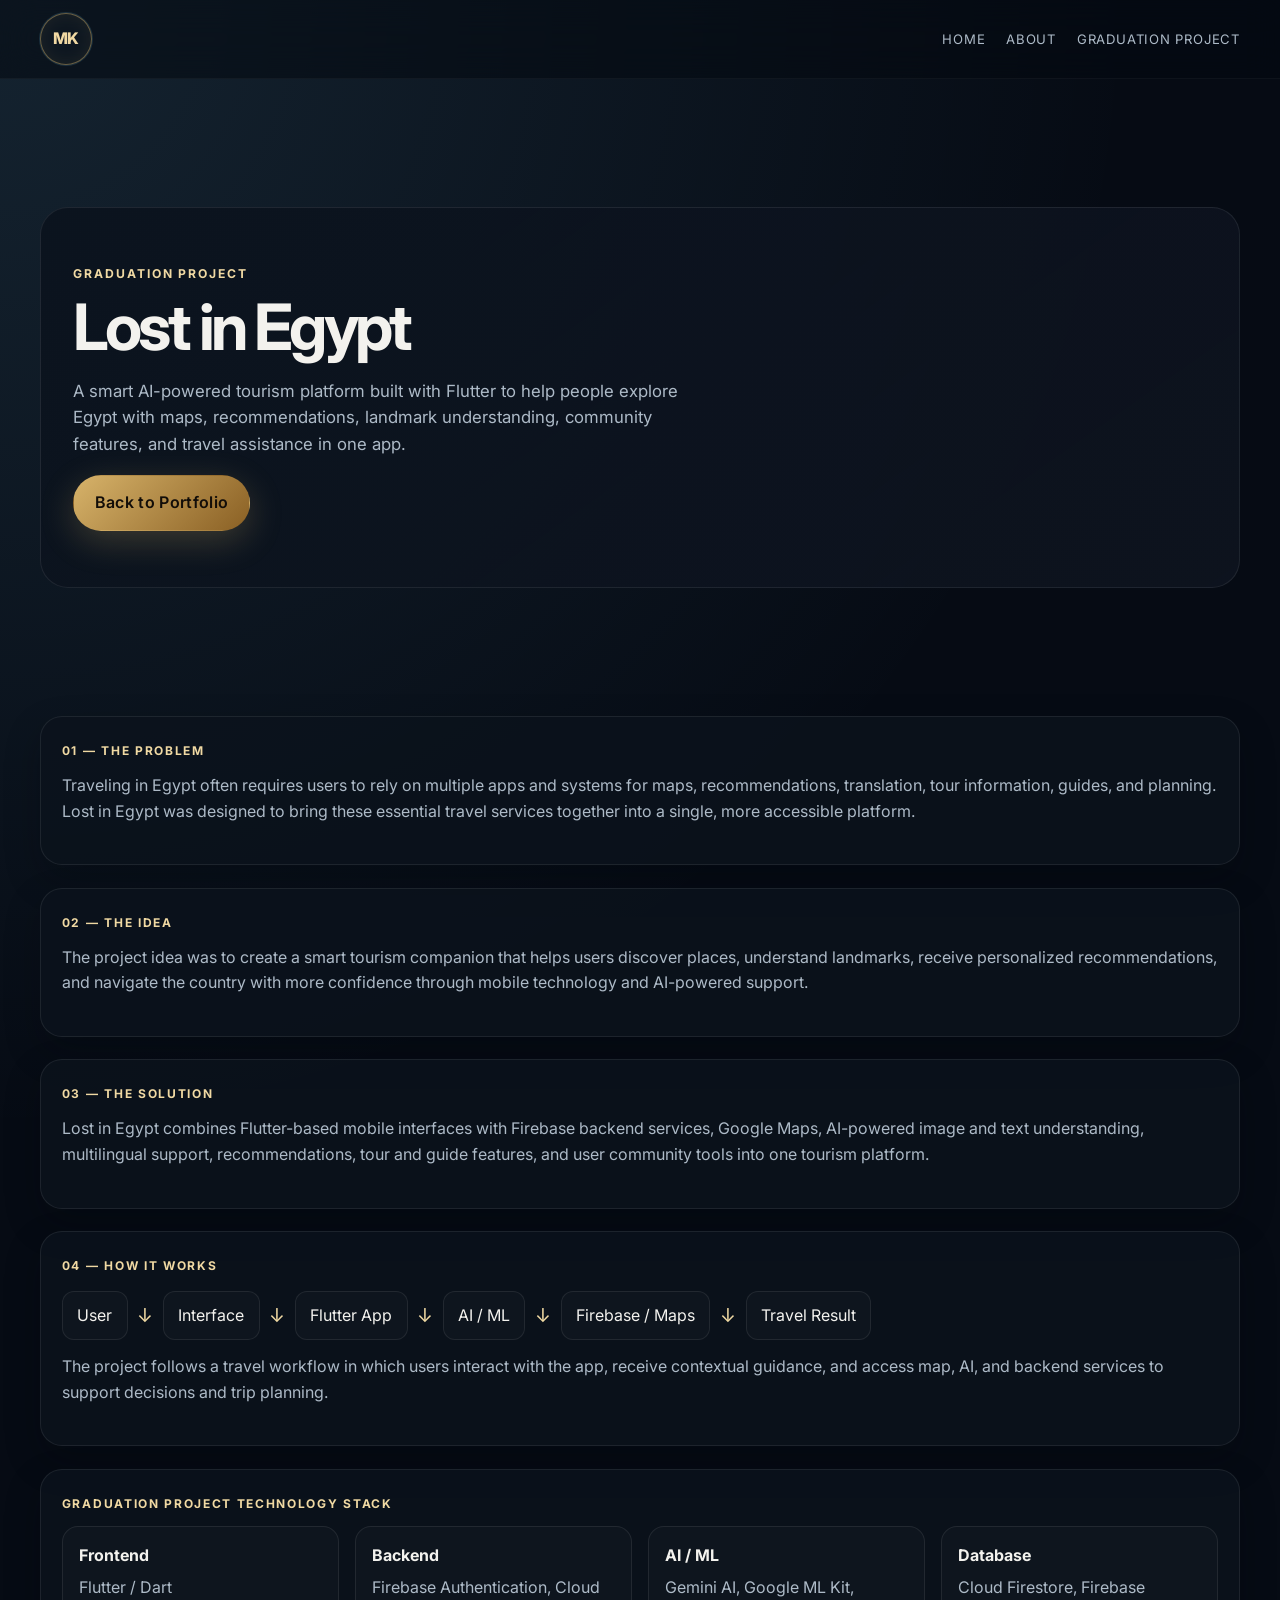
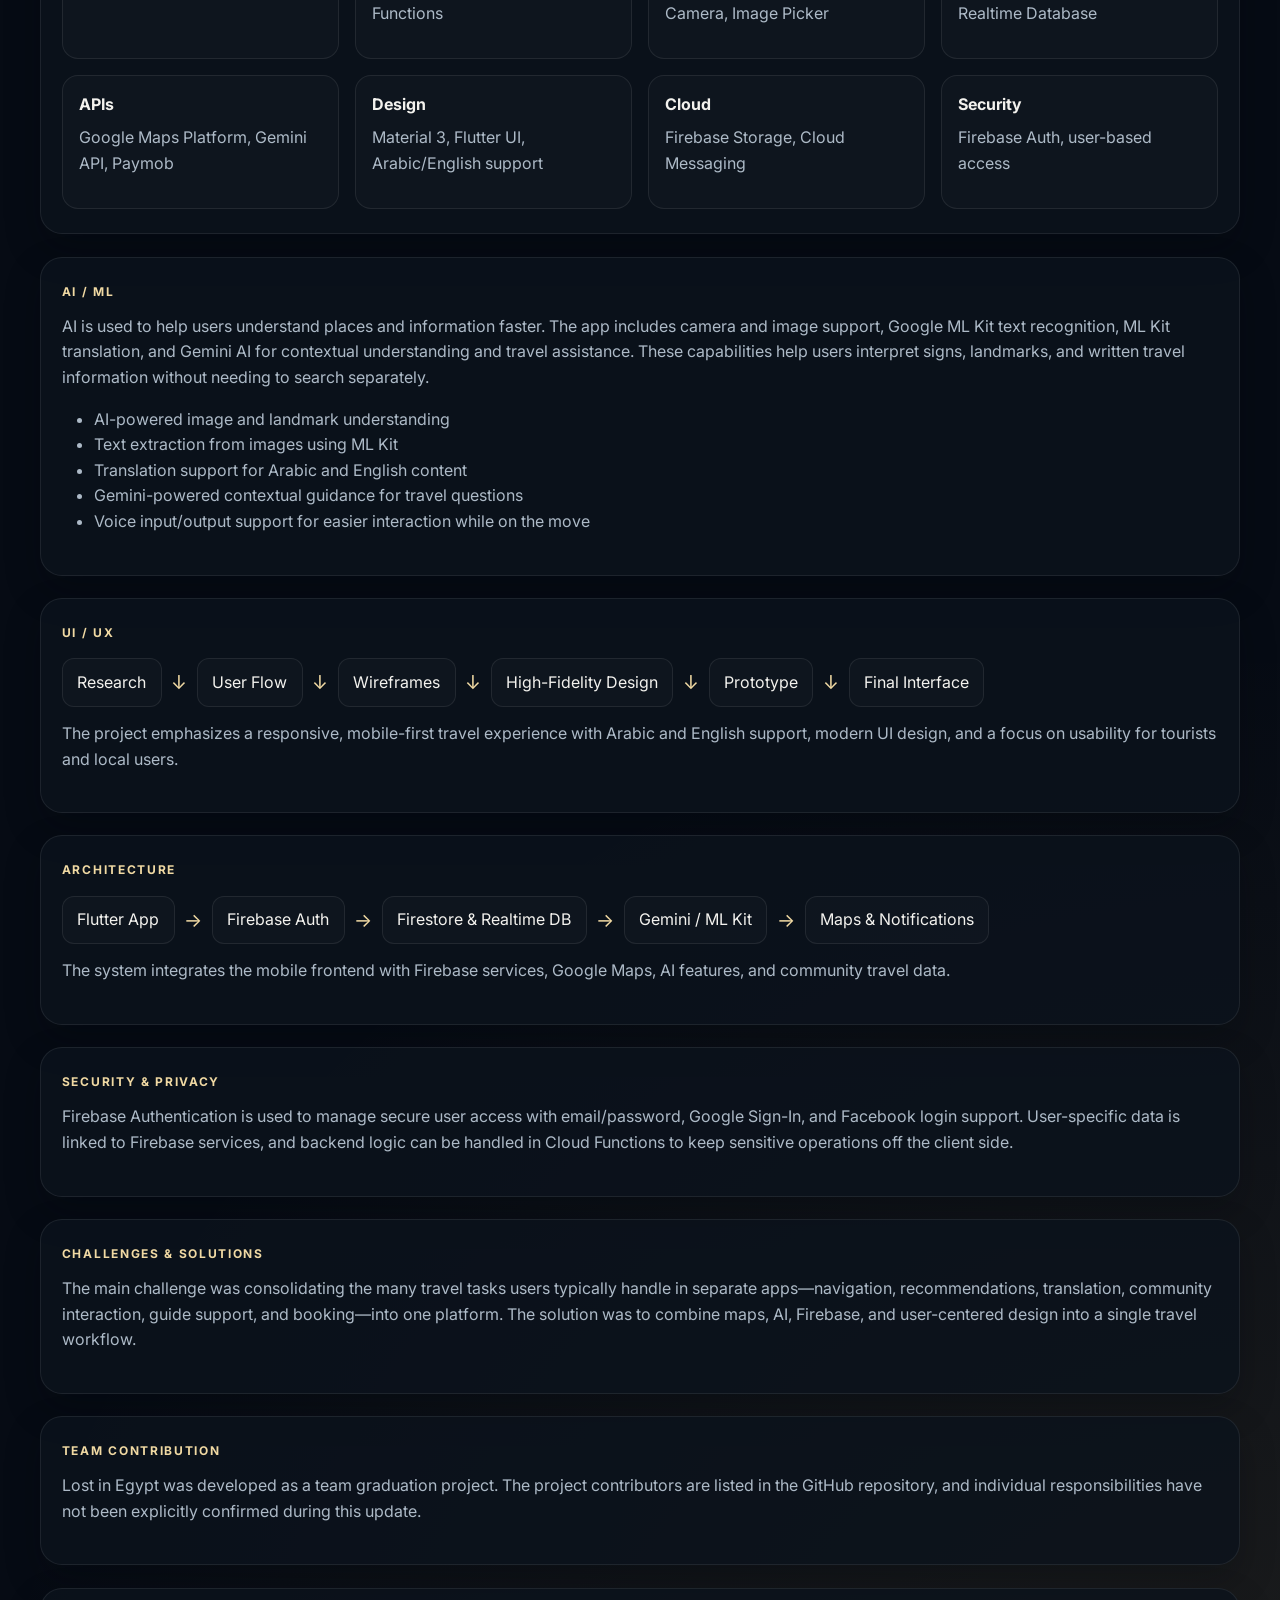
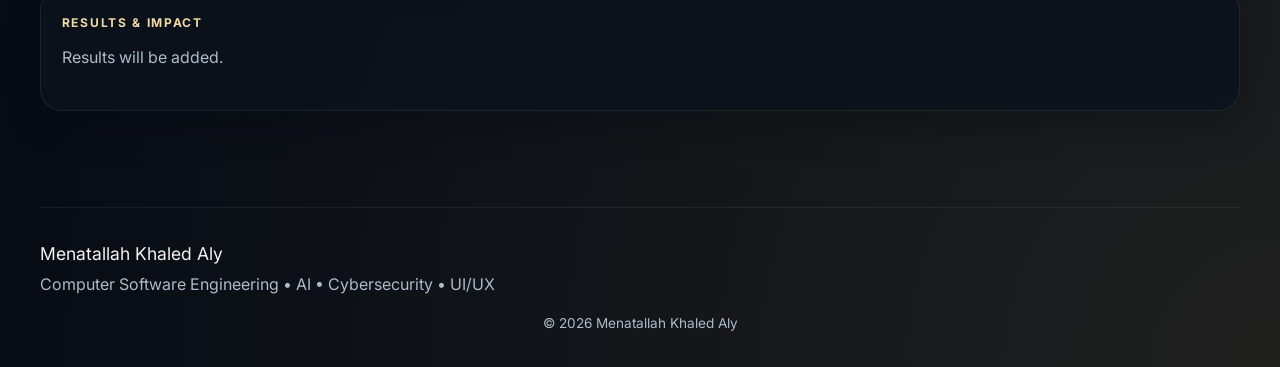
<file: case-study.html>
<!DOCTYPE html>
<html lang="en">
  <head>
    <meta charset="UTF-8" />
    <meta name="viewport" content="width=device-width, initial-scale=1.0" />
    <meta
      name="description"
      content="Graduation project case study placeholder for Menatallah Khaled Aly."
    />
    <title>Graduation Project Case Study | Menatallah Khaled Aly</title>
    <link rel="preconnect" href="https://fonts.googleapis.com" />
    <link rel="preconnect" href="https://fonts.gstatic.com" crossorigin />
    <link
      href="https://fonts.googleapis.com/css2?family=Inter:wght@400;500;600;700;800;900&display=swap"
      rel="stylesheet"
    />
    <link rel="stylesheet" href="styles.css" />
  </head>
  <body class="case-study-page">
    <header class="site-header">
      <nav class="navbar container" aria-label="Main navigation">
        <a class="brand" href="index.html" aria-label="Back to home">
          <span class="brand-mark">MK</span>
        </a>
        <div class="nav-panel">
          <ul class="nav-links">
            <li><a href="index.html#home">Home</a></li>
            <li><a href="index.html#about">About</a></li>
            <li><a href="index.html#graduation-project">Graduation Project</a></li>
          </ul>
        </div>
      </nav>
    </header>

    <main class="case-study-main">
      <section class="section project-hero-case">
        <div class="container hero-case-shell">
          <p class="section-tag">GRADUATION PROJECT</p>
          <h1>Lost in Egypt</h1>
          <p class="lead-case">
            A smart AI-powered tourism platform built with Flutter to help people explore
            Egypt with maps, recommendations, landmark understanding, community features,
            and travel assistance in one app.
          </p>
          <a class="button button-primary" href="index.html#graduation-project">Back to Portfolio</a>
        </div>
      </section>

      <section class="section case-study-content">
        <div class="container case-wrap">
          <article class="case-block">
            <p class="case-index">01 — THE PROBLEM</p>
            <p>
              Traveling in Egypt often requires users to rely on multiple apps and systems for maps,
              recommendations, translation, tour information, guides, and planning. Lost in Egypt was
              designed to bring these essential travel services together into a single, more accessible platform.
            </p>
          </article>

          <article class="case-block">
            <p class="case-index">02 — THE IDEA</p>
            <p>
              The project idea was to create a smart tourism companion that helps users discover places,
              understand landmarks, receive personalized recommendations, and navigate the country with more
              confidence through mobile technology and AI-powered support.
            </p>
          </article>

          <article class="case-block">
            <p class="case-index">03 — THE SOLUTION</p>
            <p>
              Lost in Egypt combines Flutter-based mobile interfaces with Firebase backend services, Google Maps,
              AI-powered image and text understanding, multilingual support, recommendations, tour and guide features,
              and user community tools into one tourism platform.
            </p>
          </article>

          <article class="case-block workflow-block">
            <p class="case-index">04 — HOW IT WORKS</p>
            <div class="workflow">
              <span>User</span>
              <span class="arrow">↓</span>
              <span>Interface</span>
              <span class="arrow">↓</span>
              <span>Flutter App</span>
              <span class="arrow">↓</span>
              <span>AI / ML</span>
              <span class="arrow">↓</span>
              <span>Firebase / Maps</span>
              <span class="arrow">↓</span>
              <span>Travel Result</span>
            </div>
            <p class="muted">
              The project follows a travel workflow in which users interact with the app, receive contextual guidance,
              and access map, AI, and backend services to support decisions and trip planning.
            </p>
          </article>

          <article class="case-block tech-stack-block">
            <p class="case-index">GRADUATION PROJECT TECHNOLOGY STACK</p>
            <div class="stack-grid">
              <div><h4>Frontend</h4><p>Flutter / Dart</p></div>
              <div><h4>Backend</h4><p>Firebase Authentication, Cloud Functions</p></div>
              <div><h4>AI / ML</h4><p>Gemini AI, Google ML Kit, Camera, Image Picker</p></div>
              <div><h4>Database</h4><p>Cloud Firestore, Firebase Realtime Database</p></div>
              <div><h4>APIs</h4><p>Google Maps Platform, Gemini API, Paymob</p></div>
              <div><h4>Design</h4><p>Material 3, Flutter UI, Arabic/English support</p></div>
              <div><h4>Cloud</h4><p>Firebase Storage, Cloud Messaging</p></div>
              <div><h4>Security</h4><p>Firebase Auth, user-based access</p></div>
            </div>
          </article>

          <article class="case-block">
            <p class="case-index">AI / ML</p>
            <p>
              AI is used to help users understand places and information faster. The app includes camera and image support,
              Google ML Kit text recognition, ML Kit translation, and Gemini AI for contextual understanding and travel assistance.
              These capabilities help users interpret signs, landmarks, and written travel information without needing to search separately.
            </p>
            <ul>
              <li>AI-powered image and landmark understanding</li>
              <li>Text extraction from images using ML Kit</li>
              <li>Translation support for Arabic and English content</li>
              <li>Gemini-powered contextual guidance for travel questions</li>
              <li>Voice input/output support for easier interaction while on the move</li>
            </ul>
          </article>

          <article class="case-block">
            <p class="case-index">UI / UX</p>
            <div class="ux-flow">
              <span>Research</span>
              <span class="arrow">↓</span>
              <span>User Flow</span>
              <span class="arrow">↓</span>
              <span>Wireframes</span>
              <span class="arrow">↓</span>
              <span>High-Fidelity Design</span>
              <span class="arrow">↓</span>
              <span>Prototype</span>
              <span class="arrow">↓</span>
              <span>Final Interface</span>
            </div>
            <p class="muted">
              The project emphasizes a responsive, mobile-first travel experience with Arabic and English support, modern UI design,
              and a focus on usability for tourists and local users.
            </p>
          </article>

          <article class="case-block">
            <p class="case-index">ARCHITECTURE</p>
            <div class="architecture-box">
              <span>Flutter App</span>
              <span class="arrow">→</span>
              <span>Firebase Auth</span>
              <span class="arrow">→</span>
              <span>Firestore &amp; Realtime DB</span>
              <span class="arrow">→</span>
              <span>Gemini / ML Kit</span>
              <span class="arrow">→</span>
              <span>Maps &amp; Notifications</span>
            </div>
            <p class="muted">
              The system integrates the mobile frontend with Firebase services, Google Maps, AI features, and community travel data.
            </p>
          </article>

          <article class="case-block">
            <p class="case-index">SECURITY &amp; PRIVACY</p>
            <p>
              Firebase Authentication is used to manage secure user access with email/password, Google Sign-In, and Facebook login support.
              User-specific data is linked to Firebase services, and backend logic can be handled in Cloud Functions to keep sensitive operations off the client side.
            </p>
          </article>

          <article class="case-block">
            <p class="case-index">CHALLENGES &amp; SOLUTIONS</p>
            <p>
              The main challenge was consolidating the many travel tasks users typically handle in separate apps—navigation, recommendations,
              translation, community interaction, guide support, and booking—into one platform. The solution was to combine maps, AI, Firebase,
              and user-centered design into a single travel workflow.
            </p>
          </article>

          <article class="case-block">
            <p class="case-index">TEAM CONTRIBUTION</p>
            <p>
              Lost in Egypt was developed as a team graduation project. The project contributors are listed in the GitHub repository,
              and individual responsibilities have not been explicitly confirmed during this update.
            </p>
          </article>

          <article class="case-block">
            <p class="case-index">RESULTS &amp; IMPACT</p>
            <p>Results will be added.</p>
          </article>
        </div>
      </section>
    </main>

    <footer class="site-footer">
      <div class="container footer-layout">
        <div>
          <p class="footer-name">Menatallah Khaled Aly</p>
          <p class="footer-tagline">Computer Software Engineering • AI • Cybersecurity • UI/UX</p>
        </div>
      </div>
      <p class="copyright">© 2026 Menatallah Khaled Aly</p>
    </footer>
  </body>
</html>
</file>
<file: styles.css>
:root {
  --bg: #060b14;
  --bg-soft: #0e1727;
  --panel: rgba(11, 17, 29, 0.82);
  --panel-strong: rgba(15, 22, 34, 0.95);
  --text: #f3f2ee;
  --muted: #adbac7;
  --line: rgba(214, 196, 153, 0.26);
  --gold: #d7b36a;
  --gold-soft: #f0d9a3;
  --cyan: #7dd3fc;
  --blue: #3b82f6;
  --shadow: rgba(12, 18, 29, 0.68);
  --success: #a6f3c7;
  --max: 1200px;
}

* {
  box-sizing: border-box;
}

html {
  scroll-behavior: smooth;
}

body {
  margin: 0;
  font-family: "Inter", sans-serif;
  background:
    radial-gradient(circle at top left, rgba(125, 211, 252, 0.12), transparent 30%),
    radial-gradient(circle at bottom right, rgba(215, 179, 106, 0.12), transparent 35%),
    var(--bg);
  color: var(--text);
  line-height: 1.6;
  min-height: 100vh;
}

img {
  max-width: 100%;
  display: block;
}

a {
  color: inherit;
  text-decoration: none;
}

button,
input,
textarea {
  font: inherit;
}

.container {
  width: min(var(--max), calc(100% - 2rem));
  margin: 0 auto;
}

.section {
  padding: 6rem 0;
  position: relative;
}

.section-tag {
  margin: 0 0 0.8rem 0;
  color: var(--gold-soft);
  text-transform: uppercase;
  letter-spacing: 0.16em;
  font-size: 0.76rem;
  font-weight: 700;
}

h1, h2, h3, h4, p {
  margin-top: 0;
}

h1 {
  font-size: clamp(2.6rem, 5vw, 5.2rem);
  line-height: 0.97;
  letter-spacing: -0.06em;
  margin-bottom: 1.2rem;
}

h2 {
  font-size: clamp(1.05rem, 2vw, 1.6rem);
  color: var(--muted);
  font-weight: 500;
}

h3 {
  font-size: clamp(2rem, 2.8vw, 3rem);
  line-height: 1.1;
  letter-spacing: -0.05em;
  margin-bottom: 1.1rem;
}

p {
  color: var(--muted);
}

.page-shell {
  position: fixed;
  inset: 0;
  pointer-events: none;
  background-image:
    linear-gradient(rgba(255, 255, 255, 0.02) 1px, transparent 1px),
    linear-gradient(90deg, rgba(255, 255, 255, 0.02) 1px, transparent 1px);
  background-size: 32px 32px;
  mask-image: radial-gradient(circle at center, black 45%, transparent 100%);
}

.site-header {
  position: sticky;
  top: 0;
  z-index: 100;
  backdrop-filter: blur(18px);
  background: rgba(5, 10, 18, 0.55);
  border-bottom: 1px solid rgba(255, 255, 255, 0.04);
}

.navbar {
  display: flex;
  align-items: center;
  justify-content: space-between;
  min-height: 78px;
  position: relative;
}

.brand {
  display: inline-flex;
  align-items: center;
  justify-content: center;
  width: 52px;
  height: 52px;
  border: 1px solid rgba(215, 179, 106, 0.45);
  border-radius: 50%;
  background: rgba(255, 255, 255, 0.02);
  box-shadow: 0 0 0 1px rgba(125, 211, 252, 0.15), inset 0 0 18px rgba(215, 179, 106, 0.08);
}

.brand-mark {
  font-weight: 800;
  letter-spacing: -0.06em;
  color: var(--gold-soft);
}

.nav-panel {
  display: flex;
  align-items: center;
}

.nav-links {
  display: flex;
  align-items: center;
  gap: 1.3rem;
  list-style: none;
  padding: 0;
  margin: 0;
}

.nav-links a {
  color: var(--muted);
  font-size: 0.82rem;
  letter-spacing: 0.06em;
  text-transform: uppercase;
  transition: color 0.3s ease;
}

.nav-links a:hover,
.nav-links a:focus-visible {
  color: var(--text);
}

.nav-toggle {
  display: none;
  background: transparent;
  border: 1px solid rgba(255,255,255,0.12);
  border-radius: 10px;
  width: 46px;
  height: 46px;
  padding: 0.7rem 0.6rem;
  cursor: pointer;
}

.nav-toggle span {
  display: block;
  width: 100%;
  height: 2px;
  background: var(--text);
  margin: 5px 0;
  transition: transform 0.3s ease, opacity 0.3s ease;
}

.hero {
  padding-top: 5rem;
  min-height: calc(100vh - 76px);
  display: flex;
  align-items: center;
}

.hero-layout {
  display: grid;
  grid-template-columns: 1.1fr 0.9fr;
  align-items: center;
  gap: 3rem;
}

.hero-copy {
  max-width: 700px;
}

.eyebrow {
  color: var(--gold-soft);
  letter-spacing: 0.22em;
  text-transform: uppercase;
  font-size: 0.75rem;
  font-weight: 700;
  margin-bottom: 1rem;
}

.display-block {
  display: block;
}

.lead {
  max-width: 640px;
  font-size: 1.05rem;
  margin-top: 1.5rem;
  color: var(--muted);
}

.hero-actions {
  display: flex;
  gap: 1rem;
  flex-wrap: wrap;
  margin-top: 2rem;
}

.button {
  display: inline-flex;
  align-items: center;
  justify-content: center;
  min-height: 52px;
  padding: 0.9rem 1.3rem;
  border-radius: 999px;
  border: 1px solid transparent;
  font-weight: 600;
  letter-spacing: 0.02em;
  transition: transform 0.2s ease, box-shadow 0.2s ease, border-color 0.2s ease;
}

.button:hover,
.button:focus-visible {
  transform: translateY(-2px);
}

.button-primary {
  background: linear-gradient(135deg, rgba(215, 179, 106, 1), rgba(138, 96, 36, 1));
  color: #120d08;
  box-shadow: 0 10px 35px rgba(215, 179, 106, 0.24);
}

.button-secondary {
  background: rgba(255,255,255,0.02);
  color: var(--text);
  border-color: rgba(255,255,255,0.12);
}

.scroll-indicator {
  margin-top: 2.2rem;
  display: inline-flex;
  align-items: center;
  gap: 0.7rem;
  color: var(--muted);
  text-transform: uppercase;
  letter-spacing: 0.14em;
  font-size: 0.7rem;
}

.arrow {
  font-size: 1.2rem;
  color: var(--gold-soft);
}

.hero-visual {
  position: relative;
  height: 560px;
  display: grid;
  place-items: center;
}

.orb {
  position: absolute;
  border-radius: 50%;
  filter: blur(10px);
}

.orb-one {
  width: 220px;
  height: 220px;
  background: radial-gradient(circle, rgba(125, 211, 252, 0.35), transparent 62%);
  top: 22%;
  left: 20%;
}

.orb-two {
  width: 260px;
  height: 260px;
  background: radial-gradient(circle, rgba(215, 179, 106, 0.2), transparent 60%);
  right: 15%;
  bottom: 15%;
}

.network-grid {
  position: absolute;
  inset: 8% 12%;
  border-radius: 28px;
  background: rgba(10, 16, 25, 0.7);
  border: 1px solid rgba(255,255,255,0.05);
  box-shadow: inset 0 0 30px rgba(125, 211, 252, 0.05), 0 20px 70px rgba(5,10,16,0.55);
  overflow: hidden;
}

.network-grid::before {
  content: "";
  position: absolute;
  inset: 0;
  background:
    linear-gradient(rgba(255,255,255,0.05) 1px, transparent 1px),
    linear-gradient(90deg, rgba(255,255,255,0.05) 1px, transparent 1px);
  background-size: 32px 32px;
}

.network-grid span {
  position: absolute;
  width: 10px;
  height: 10px;
  border-radius: 50%;
  background: rgba(125,211,252, 0.7);
  box-shadow: 0 0 12px rgba(125,211,252,0.8);
}

.network-grid span:nth-child(1) { left: 18%; top: 20%; }
.network-grid span:nth-child(2) { left: 35%; top: 35%; }
.network-grid span:nth-child(3) { left: 52%; top: 25%; }
.network-grid span:nth-child(4) { left: 70%; top: 38%; }
.network-grid span:nth-child(5) { left: 62%; top: 58%; }
.network-grid span:nth-child(6) { left: 45%; top: 70%; }
.network-grid span:nth-child(7) { left: 28%; top: 62%; }
.network-grid span:nth-child(8) { left: 14%; top: 48%; }
.network-grid span:nth-child(9) { left: 76%; top: 18%; }
.network-grid span:nth-child(10) { left: 82%; top: 56%; }
.network-grid span:nth-child(11) { left: 58%; top: 80%; }
.network-grid span:nth-child(12) { left: 38%; top: 84%; }
.network-grid span:nth-child(13) { left: 18%; top: 78%; }
.network-grid span:nth-child(14) { left: 88%; top: 74%; }
.network-grid span:nth-child(15) { left: 66%; top: 12%; }

.network-grid::after {
  content: "";
  position: absolute;
  inset: 10% 14%;
  border-radius: 50%;
  border: 1px solid rgba(255,255,255,0.06);
  background: transparent;
  transform: rotate(-18deg);
}

.data-card {
  position: absolute;
  min-width: 160px;
  padding: 0.8rem 1rem;
  border: 1px solid rgba(215, 179, 106, 0.28);
  border-radius: 16px;
  background: rgba(7, 12, 20, 0.7);
  backdrop-filter: blur(10px);
  box-shadow: 0 0 25px rgba(18, 28, 42, 0.8);
}

.data-card-top {
  top: 18%;
  right: 12%;
}

.data-card-bottom {
  bottom: 15%;
  left: 12%;
}

.label {
  display: block;
  color: var(--gold-soft);
  font-size: 0.68rem;
  letter-spacing: 0.12em;
  text-transform: uppercase;
  margin-bottom: 0.35rem;
}

.data-card strong {
  color: var(--text);
  font-size: 1rem;
}

.signal {
  position: absolute;
  border-radius: 30px;
  border: 1px solid rgba(125, 211, 252, 0.36);
  background: rgba(125, 211, 252, 0.04);
}

.signal-a {
  width: 140px;
  height: 2px;
  left: 25%;
  top: 45%;
  transform: rotate(35deg);
}

.signal-b {
  width: 120px;
  height: 2px;
  right: 24%;
  bottom: 39%;
  transform: rotate(-26deg);
}

.signal-c {
  width: 160px;
  height: 2px;
  left: 50%;
  bottom: 30%;
  transform: translateX(-50%) rotate(3deg);
}

.monogram-panel {
  position: absolute;
  width: 150px;
  height: 150px;
  display: grid;
  place-items: center;
  border-radius: 30px;
  border: 1px solid rgba(255,255,255,0.1);
  background: rgba(11, 16, 24, 0.8);
  box-shadow: 0 20px 45px rgba(7, 10, 18, 0.55);
  font-size: clamp(2.6rem, 4vw, 3.6rem);
  font-weight: 800;
  letter-spacing: -0.08em;
  color: var(--gold-soft);
}

.about-layout {
  display: grid;
  grid-template-columns: 0.9fr 1.1fr;
  gap: 3rem;
  align-items: center;
}

.about-card {
  position: relative;
  min-height: 440px;
  display: grid;
  place-items: center;
  border-radius: 32px;
  background: linear-gradient(145deg, rgba(9, 14, 22, 0.97), rgba(20, 27, 42, 0.82));
  border: 1px solid rgba(255,255,255,0.08);
  box-shadow: 0 20px 50px rgba(2,7,15,0.45);
  overflow: hidden;
}

.about-card::before {
  content: "";
  position: absolute;
  inset: 0;
  background: linear-gradient(120deg, rgba(125,211,252,0.15), transparent 40%, rgba(215,179,106,0.12));
}

.monogram-circle {
  position: relative;
  z-index: 2;
  width: 200px;
  height: 200px;
  border-radius: 50%;
  display: grid;
  place-items: center;
  border: 1px solid rgba(215,179,106,0.4);
  background: rgba(10,15,25,0.78);
  box-shadow: inset 0 0 35px rgba(215,179,106,0.09);
  font-size: clamp(3rem, 4vw, 4rem);
  font-weight: 800;
  color: var(--gold-soft);
}

.mini-lines {
  position: absolute;
  inset: 15% 18% auto auto;
  width: 120px;
  height: 120px;
  border: 1px solid rgba(125,211,252,0.32);
  border-radius: 18px;
  transform: rotate(18deg);
  z-index: 1;
}

.about-list {
  list-style: none;
  padding: 0;
  margin: 1.4rem 0 0;
  display: grid;
  grid-template-columns: repeat(2, minmax(140px, 1fr));
  gap: 0.8rem 1rem;
}

.about-list li {
  color: var(--text);
  position: relative;
  padding-left: 1rem;
}

.about-list li::before {
  content: "";
  position: absolute;
  left: 0;
  top: 0.7rem;
  width: 8px;
  height: 8px;
  border-radius: 50%;
  background: linear-gradient(135deg, var(--gold), var(--cyan));
}

.highlights-grid {
  display: grid;
  grid-template-columns: repeat(4, minmax(0, 1fr));
  gap: 1.5rem;
  margin-top: 2rem;
}

.highlight-card,
.skill-card,
.education-card,
.training-panel,
.project-card,
.case-summary,
.case-block,
.contact-form {
  background: rgba(12, 19, 29, 0.82);
  border: 1px solid rgba(255,255,255,0.08);
  border-radius: 22px;
  box-shadow: 0 15px 35px rgba(2, 6, 12, 0.25);
}

.highlight-card {
  padding: 1.6rem 1.4rem;
  transition: transform 0.25s ease, border-color 0.25s ease;
}

.highlight-card:hover {
  transform: translateY(-8px);
  border-color: rgba(215, 179, 106, 0.35);
}

.icon-wrap {
  display: inline-flex;
  align-items: center;
  justify-content: center;
  width: 58px;
  height: 58px;
  border-radius: 16px;
  background: linear-gradient(135deg, rgba(125,211,252,0.18), rgba(215,179,106,0.12));
  border: 1px solid rgba(125,211,252,0.22);
  color: var(--gold-soft);
  font-weight: 700;
  margin-bottom: 1rem;
}

.highlight-card h4 {
  margin-bottom: 0.4rem;
  font-size: 1.2rem;
}

.skills-grid {
  display: grid;
  grid-template-columns: repeat(3, minmax(0, 1fr));
  gap: 1.5rem;
  margin-top: 2rem;
}

.skill-card {
  padding: 1.5rem 1.35rem;
}

.skill-card h4 {
  margin-bottom: 1rem;
  font-size: 1.15rem;
}

.skill-card ul {
  list-style: none;
  padding: 0;
  margin: 0;
  display: flex;
  flex-wrap: wrap;
  gap: 0.55rem;
}

.skill-card li {
  background: rgba(255,255,255,0.02);
  border: 1px solid rgba(255,255,255,0.08);
  border-radius: 999px;
  padding: 0.45rem 0.7rem;
  color: var(--text);
  font-size: 0.82rem;
}

.section-heading {
  margin-bottom: 2rem;
}

.timeline {
  position: relative;
  display: grid;
  gap: 1.5rem;
  margin-top: 2rem;
}

.timeline::before {
  content: "";
  position: absolute;
  left: 11px;
  top: 0;
  bottom: 0;
  width: 2px;
  background: linear-gradient(180deg, rgba(215,179,106,0.55), rgba(125,211,252,0.1));
}

.timeline-item {
  position: relative;
  display: grid;
  grid-template-columns: 24px 1fr;
  gap: 1.2rem;
  align-items: start;
}

.timeline-dot {
  position: relative;
  z-index: 2;
  width: 24px;
  height: 24px;
  border-radius: 50%;
  background: linear-gradient(135deg, var(--gold), var(--cyan));
  box-shadow: 0 0 0 5px rgba(12, 18, 29, 0.9);
  margin-top: 0.65rem;
}

.timeline-content {
  background: rgba(10, 16, 26, 0.75);
  border: 1px solid rgba(255,255,255,0.06);
  border-radius: 22px;
  padding: 1.4rem 1.25rem;
}

.timeline-role {
  font-size: 1.12rem;
  color: var(--text);
  margin-bottom: 0.2rem;
  font-weight: 700;
}

.timeline-org {
  font-size: 1rem;
  color: var(--gold-soft);
  margin-bottom: 0.2rem;
}

.timeline-year {
  color: var(--muted);
  font-size: 0.82rem;
  letter-spacing: 0.08em;
  text-transform: uppercase;
  margin-bottom: 0.8rem;
}

.timeline-content ul {
  padding-left: 1.1rem;
  margin: 0;
  color: var(--muted);
}

.featured-shell {
  display: grid;
  grid-template-columns: 1fr 0.95fr;
  gap: 2rem;
  align-items: stretch;
  padding: 2rem;
  border-radius: 28px;
  background: linear-gradient(145deg, rgba(11, 18, 29, 0.9), rgba(20, 27, 38, 0.8));
  border: 1px solid rgba(255,255,255,0.08);
  box-shadow: 0 24px 80px rgba(1, 17, 27, 0.5);
}

.project-summary {
  font-size: 1.04rem;
  max-width: 60ch;
}

.featured-visual {
  display: grid;
  place-items: center;
}

.project-preview-box {
  width: min(100%, 430px);
  min-height: 290px;
  border-radius: 24px;
  border: 1px dashed rgba(195, 204, 214, 0.35);
  background: rgba(255,255,255,0.02);
  display: grid;
  place-items: center;
  text-align: center;
  color: var(--gold-soft);
  letter-spacing: 0.12em;
  text-transform: uppercase;
  font-weight: 700;
}

.project-preview-image {
  padding: 1.2rem;
  background: linear-gradient(145deg, rgba(12, 20, 32, 0.9), rgba(21, 30, 42, 0.8));
  border-style: solid;
}

.project-preview-image img {
  width: min(100%, 250px);
  object-fit: contain;
  filter: drop-shadow(0 12px 35px rgba(7, 16, 24, 0.65));
}

.project-preview-box small {
  display: block;
  letter-spacing: 0.08em;
  color: var(--muted);
  margin-top: 0.8rem;
}

.case-grid {
  display: grid;
  grid-template-columns: 0.9fr 1.1fr;
  gap: 1.8rem;
}

.case-summary,
.case-block {
  padding: 1.5rem 1.3rem;
}

.case-summary h4,
.case-block h4 {
  margin-bottom: 0.7rem;
}

.case-summary ul,
.case-block ul {
  margin: 0 0 1rem 1rem;
  color: var(--muted);
  padding-left: 1rem;
}

.placeholder-frame-stack {
  display: grid;
  gap: 1rem;
}

.placeholder-frame {
  min-height: 150px;
  border-radius: 20px;
  border: 1px solid rgba(255,255,255,0.08);
  background: linear-gradient(145deg, rgba(255,255,255,0.02), rgba(12,19,29,0.84));
  display: grid;
  place-items: center;
  text-transform: uppercase;
  letter-spacing: 0.14em;
  font-size: 0.75rem;
  color: var(--gold-soft);
}

.project-grid {
  display: grid;
  grid-template-columns: repeat(3, minmax(0, 1fr));
  gap: 1.4rem;
}

.project-card {
  overflow: hidden;
  transition: transform 0.25s ease;
}

.project-card:hover {
  transform: translateY(-8px);
}

.project-cover {
  min-height: 180px;
  display: flex;
  align-items: end;
  padding: 1.2rem;
  color: var(--text);
  font-weight: 700;
  letter-spacing: 0.1em;
  text-transform: uppercase;
  font-size: 0.72rem;
  border-bottom: 1px solid rgba(255,255,255,0.06);
}

.cover-ai { background: linear-gradient(135deg, rgba(59,130,246,0.24), rgba(7,16,24,0.9)); }
.cover-cyber { background: linear-gradient(135deg, rgba(215,179,106,0.2), rgba(7,16,24,0.9)); }
.cover-network { background: linear-gradient(135deg, rgba(125,211,252,0.18), rgba(7,16,24,0.9)); }
.cover-vision { background: linear-gradient(135deg, rgba(88, 166, 161, 0.16), rgba(7,16,24,0.9)); }
.cover-ux { background: linear-gradient(135deg, rgba(199, 122, 214, 0.18), rgba(7,16,24,0.9)); }
.cover-software { background: linear-gradient(135deg, rgba(179, 141, 90, 0.18), rgba(7,16,24,0.9)); }

.project-body {
  padding: 1.25rem 1.1rem 1.4rem;
}

.project-body h4 {
  margin-bottom: 0.5rem;
}

.education-card,
.training-panel {
  padding: 1.7rem 1.5rem;
}

.degree {
  color: var(--text);
  font-size: 1.15rem;
  margin-bottom: 0.3rem;
}

.duration {
  color: var(--gold-soft);
  margin-bottom: 1rem;
}

.training-layout {
  display: grid;
  grid-template-columns: repeat(2, minmax(0, 1fr));
  gap: 1.5rem;
}

.training-panel ul {
  padding-left: 1.2rem;
  color: var(--muted);
  margin: 0;
}

.narrow {
  max-width: 700px;
}

.language-list {
  display: grid;
  grid-template-columns: repeat(2, minmax(0, 1fr));
  gap: 1rem;
  margin-top: 1rem;
}

.language-list div {
  display: flex;
  align-items: center;
  justify-content: space-between;
  gap: 1rem;
  padding: 1.1rem 1.2rem;
  border-radius: 18px;
  border: 1px solid rgba(255,255,255,0.08);
  background: rgba(12,19,29,0.8);
}

.contact-layout {
  display: grid;
  grid-template-columns: 0.9fr 1.1fr;
  gap: 2rem;
  align-items: start;
}

.contact-list {
  list-style: none;
  padding: 0;
  margin: 1.6rem 0 0;
  display: grid;
  gap: 1rem;
}

.contact-list li {
  display: flex;
  flex-direction: column;
  gap: 0.2rem;
  color: var(--muted);
}

.contact-list span:first-child {
  color: var(--gold-soft);
  font-size: 0.74rem;
  letter-spacing: 0.12em;
  text-transform: uppercase;
}

.contact-form {
  padding: 1.4rem;
  display: grid;
  gap: 1rem;
}

.contact-form label {
  display: grid;
  gap: 0.45rem;
}

.contact-form span {
  color: var(--text);
  font-size: 0.84rem;
}

.contact-form input,
.contact-form textarea {
  width: 100%;
  border: 1px solid rgba(255,255,255,0.08);
  background: rgba(4, 8, 15, 0.7);
  color: var(--text);
  border-radius: 14px;
  padding: 0.9rem 1rem;
}

.contact-form input:focus,
.contact-form textarea:focus {
  outline: 2px solid rgba(125,211,252,0.24);
  border-color: rgba(125,211,252,0.46);
}

.footer-layout {
  display: flex;
  align-items: center;
  justify-content: space-between;
  gap: 1.5rem;
  padding-top: 2rem;
  border-top: 1px solid rgba(255,255,255,0.06);
}

.footer-name {
  color: var(--text);
  font-size: 1.1rem;
  margin-bottom: 0.2rem;
}

.footer-tagline {
  margin: 0;
  color: var(--muted);
}

.footer-links {
  display: flex;
  gap: 1rem;
}

.copyright {
  text-align: center;
  padding: 1rem 0 2rem;
  margin: 0;
  color: var(--muted);
  font-size: 0.85rem;
}

.case-study-page .site-header {
  position: sticky;
}

.case-study-main {
  padding-top: 2rem;
}

.project-hero-case {
  padding-bottom: 2rem;
}

.hero-case-shell {
  padding: 3.5rem 2rem;
  background: linear-gradient(145deg, rgba(11, 18, 29, 0.9), rgba(15, 21, 33, 0.8));
  border: 1px solid rgba(255,255,255,0.08);
  border-radius: 28px;
}

.lead-case {
  max-width: 55ch;
  font-size: 1.05rem;
}

.case-wrap {
  display: grid;
  gap: 1.4rem;
}

.case-index {
  margin-bottom: 0.8rem;
  color: var(--gold-soft);
  letter-spacing: 0.14em;
  text-transform: uppercase;
  font-size: 0.75rem;
  font-weight: 700;
}

.workflow,
.ux-flow,
.architecture-box {
  display: flex;
  flex-wrap: wrap;
  align-items: center;
  gap: 0.6rem;
  margin-top: 1rem;
}

.workflow span,
.ux-flow span,
.architecture-box span {
  display: inline-flex;
  align-items: center;
  justify-content: center;
  min-height: 46px;
  padding: 0.65rem 0.9rem;
  border-radius: 12px;
  border: 1px solid rgba(255,255,255,0.08);
  background: rgba(255,255,255,0.02);
}

.workflow .arrow,
.ux-flow .arrow,
.architecture-box .arrow {
  border: none;
  background: transparent;
  min-height: auto;
  padding: 0;
  font-size: 1.2rem;
  color: var(--gold-soft);
}

.stack-grid {
  display: grid;
  grid-template-columns: repeat(4, minmax(0, 1fr));
  gap: 1rem;
}

.stack-grid div {
  padding: 1rem;
  border-radius: 16px;
  border: 1px solid rgba(255,255,255,0.08);
  background: rgba(255,255,255,0.02);
}

.stack-grid h4 {
  margin-bottom: 0.45rem;
  color: var(--text);
}

.muted {
  color: var(--muted);
  margin-top: 0.9rem;
}

.reveal {
  opacity: 0;
  transform: translateY(18px);
  transition: opacity 0.7s ease, transform 0.7s ease;
}

.reveal.visible {
  opacity: 1;
  transform: translateY(0);
}

@media (max-width: 980px) {
  .hero-layout,
  .about-layout,
  .featured-shell,
  .case-grid,
  .contact-layout {
    grid-template-columns: 1fr;
  }

  .highlights-grid,
  .skills-grid,
  .project-grid,
  .stack-grid {
    grid-template-columns: repeat(2, minmax(0, 1fr));
  }
}

@media (max-width: 760px) {
  .nav-toggle {
    display: block;
  }

  .nav-panel {
    position: absolute;
    top: calc(100% + 0.5rem);
    right: 0;
    left: 0;
    background: rgba(8, 12, 19, 0.96);
    border: 1px solid rgba(255,255,255,0.06);
    border-radius: 18px;
    padding: 0.8rem 1rem;
    display: none;
  }

  .nav-panel.open {
    display: block;
  }

  .nav-links {
    flex-direction: column;
    align-items: flex-start;
    gap: 0.7rem;
  }

  .hero {
    padding-top: 3rem;
  }

  .hero-visual {
    height: 420px;
  }

  .highlights-grid,
  .skills-grid,
  .project-grid,
  .training-layout,
  .language-list,
  .stack-grid {
    grid-template-columns: 1fr;
  }

  .footer-layout {
    flex-direction: column;
    align-items: flex-start;
  }
}

@media (prefers-reduced-motion: reduce) {
  html {
    scroll-behavior: auto;
  }

  *, *::before, *::after {
    animation: none !important;
    transition: none !important;
  }

  .reveal {
    opacity: 1;
    transform: none;
  }
}
</file>
